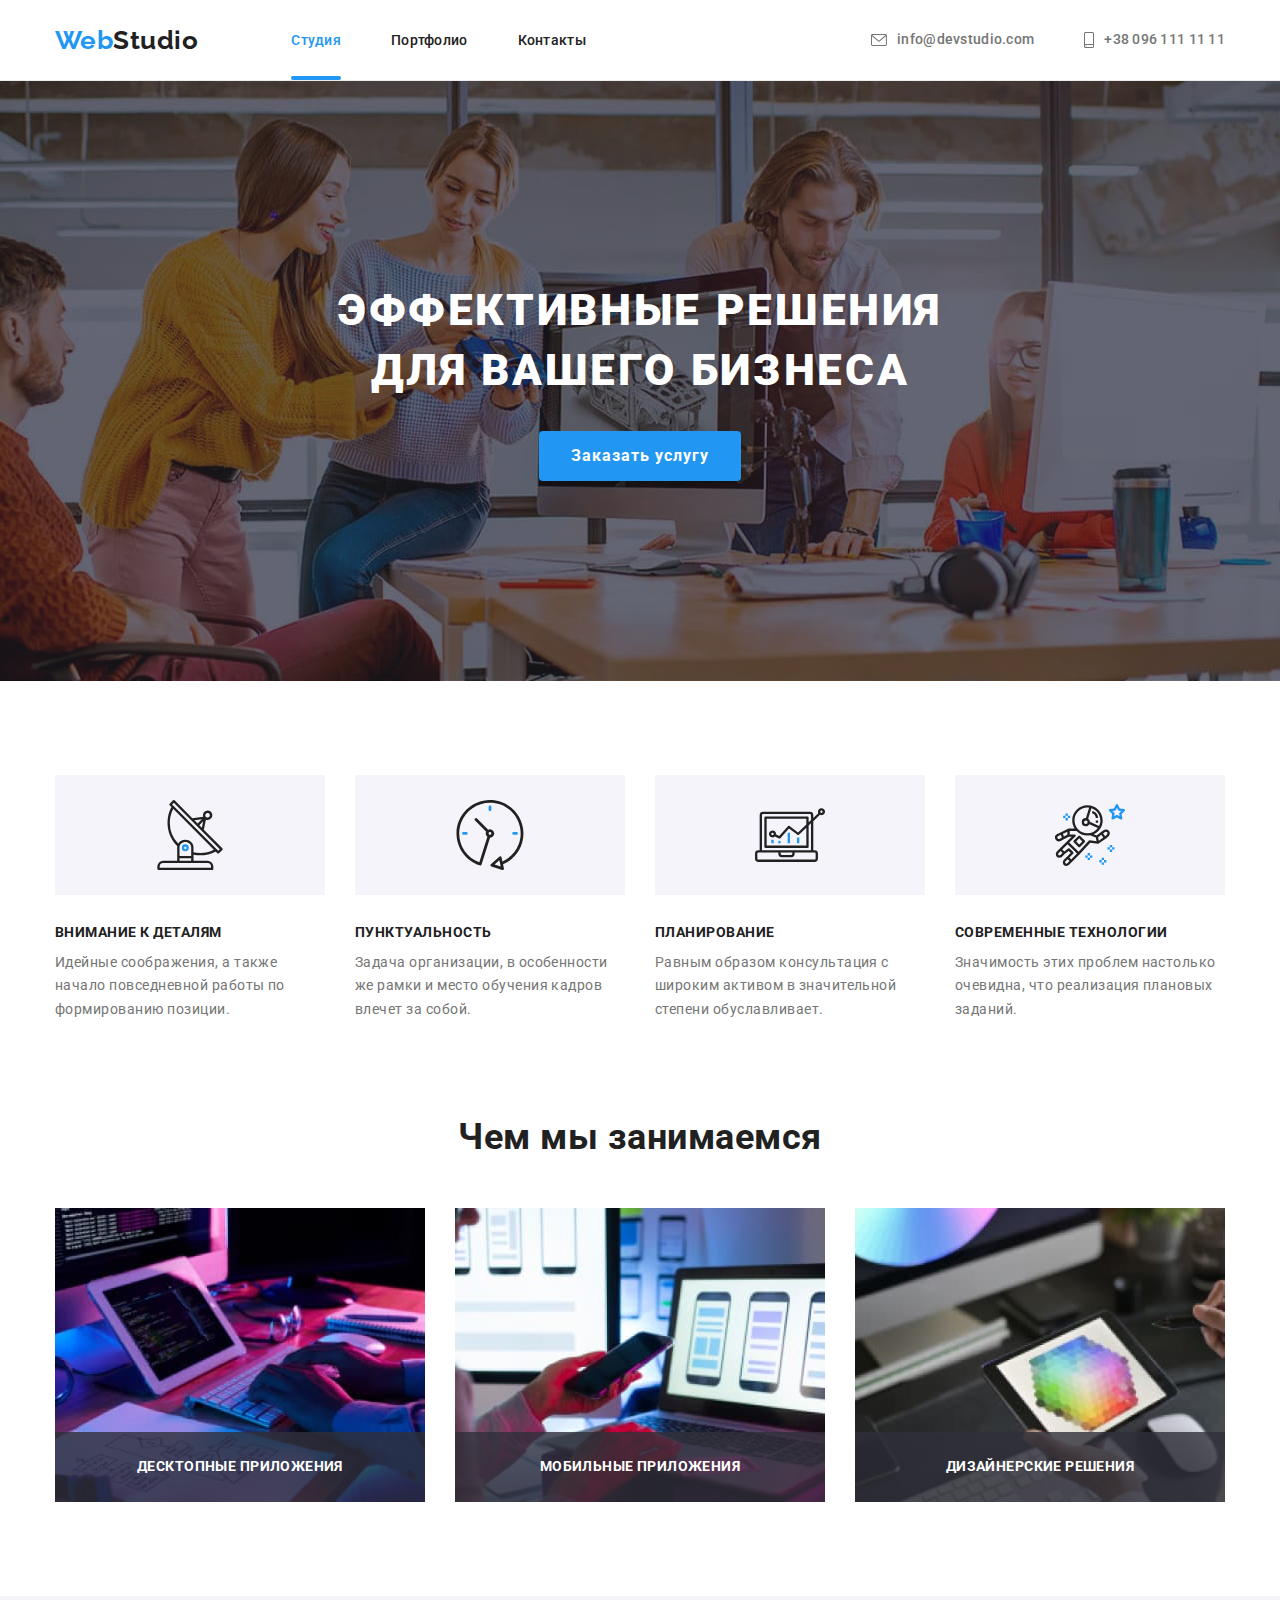
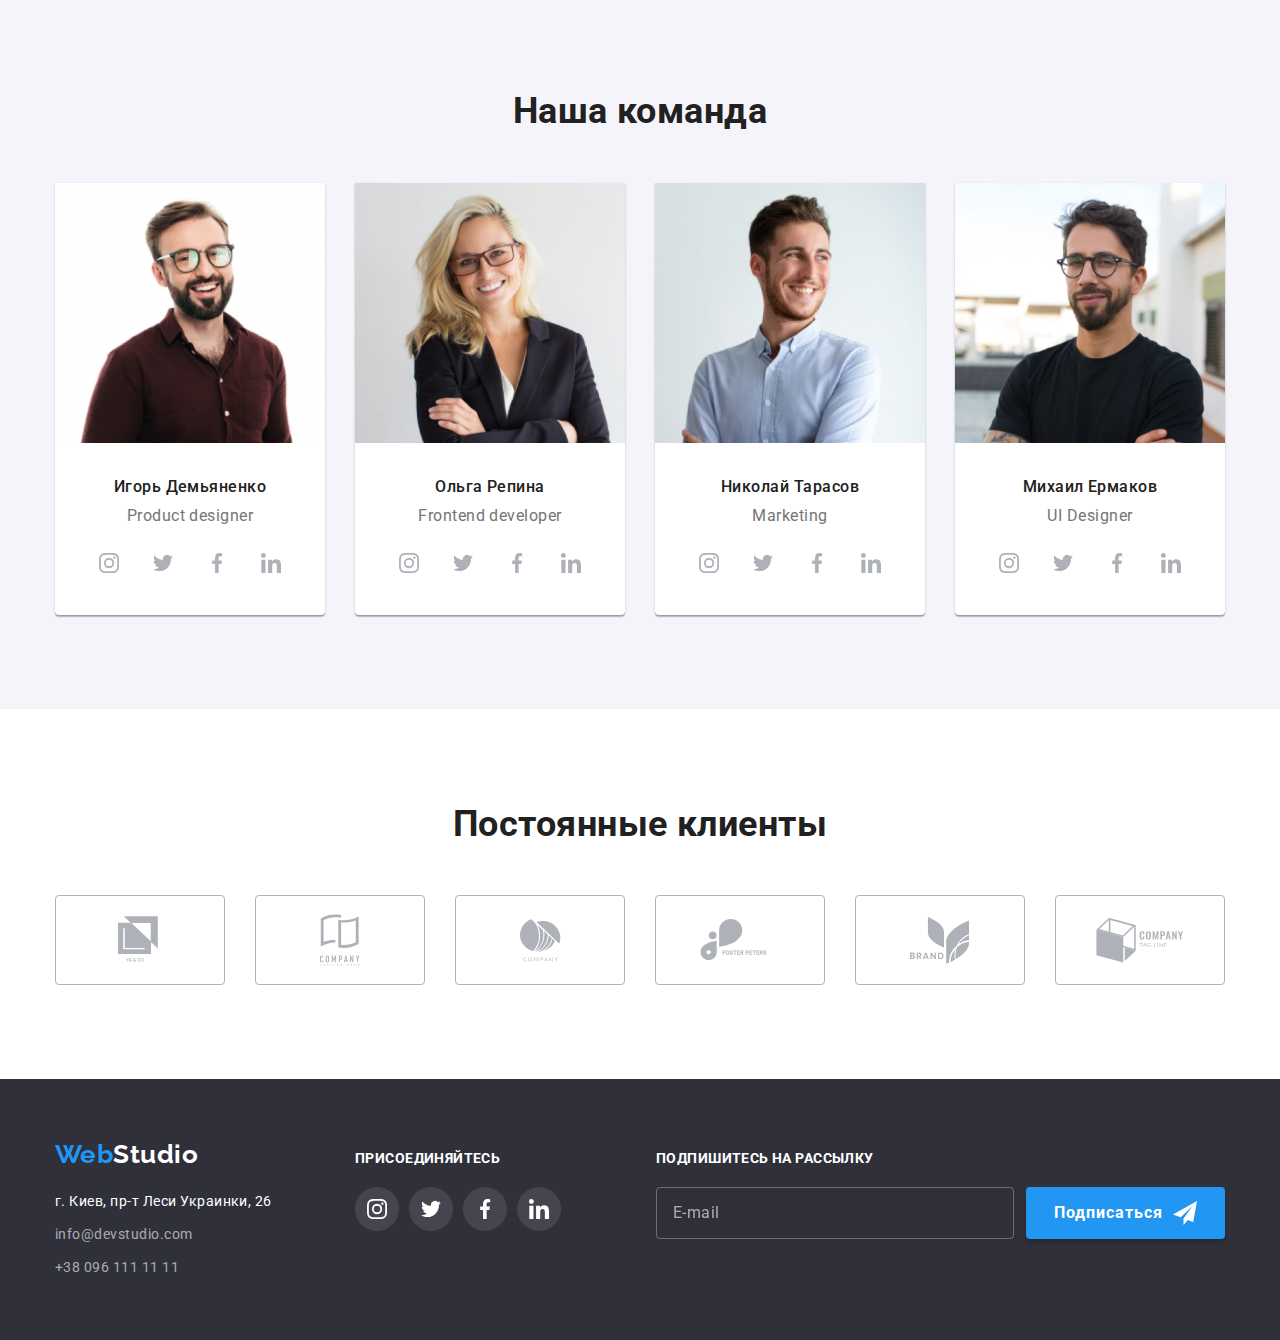
<file: index.html>
<!DOCTYPE html>
<html lang="ru">
  <head>
    <meta charset="UTF-8" />
    <meta name="viewport" content="width=device-width, initial-scale=1.0" />
    <title>Document</title>
    <link href="https://fonts.googleapis.com/css2?family=Raleway:wght@700&family=Roboto:wght@400;500;700;900&display=swap" rel="stylesheet" />
    <link rel="stylesheet" href="https://cdnjs.cloudflare.com/ajax/libs/modern-normalize/1.0.0/modern-normalize.min.css">
    <link rel="stylesheet" href="./css/styles.css" />
  </head>
  <body>
    <!-- Шапка -->
    <header class="page-header">
      <div class="container">
        <nav class="navigation">
          <a href="./index.html" class="logo link" aria-label="логотип" lang="en"><span class="accent">Web</span>Studio</a>
          <ul class="site-nav list">
            <li class="item"><a href="./index.html" class="link hover current">Студия</a></li>
            <li class="item"><a href="./portfolio.html" class="link hover">Портфолио</a></li>
            <li class="item"><a href="" class="link hover">Контакты</a></li>
          </ul>
        </nav>
        <ul class="contacts list">
          <li class="item"><a href="mailto:info@devstudio.com" class="link hover"><svg class="contacts-icon" width="16px" height="12px">
            <use href="./images/studio/symbol-defs.svg#mail"></use>
          </svg>info@devstudio.com</a></li>
          <li class="item"><a href="tel:+380961111111" class="link hover"><svg class="contacts-icon" width="10px" height="16px">
            <use href="./images/studio/symbol-defs.svg#tel"></use>
          </svg>+38 096 111 11 11</a></li>
        </ul>
      </div>
    </header>
    <main>
      <!-- Герой -->
      <section class="hero">
          <div class="hero-container">
            <h1 class="hero-title">Эффективные решения для вашего бизнеса</h1>
            <button class="hero-button" data-modal-open>Заказать услугу</button>
          </div>
             </section>
      <!-- Преимущества -->
      <section class="section">
        <div class="container advantages"> 
          <ul class="list">
            <li class="advantages-item">
              <div class="advantages-icon-container"><svg class="advantages-icon" width="70px" height="70px">
                <use href="./images/studio/symbol-defs.svg#antenna"></use>
              </svg></div>
              <h3 class="advantages-title">Внимание к деталям</h3>
              <p class="advantages-text">Идейные соображения, а также начало повседневной работы по формированию позиции.</p>
            </li>
            <li class="advantages-item">
              <div class="advantages-icon-container"><svg class="advantages-icon" width="70px" height="70px">
                  <use href="./images/studio/symbol-defs.svg#clock"></use>
                </svg></div>
              <h3 class="advantages-title">Пунктуальность</h3>
              <p class="advantages-text">Задача организации, в особенности же рамки и место обучения кадров влечет за собой.</p>
            </li>
            <li class="advantages-item">
              <div class="advantages-icon-container"><svg class="advantages-icon" width="70px" height="70px">
                  <use href="./images/studio/symbol-defs.svg#diagram"></use>
                </svg></div>
              <h3 class="advantages-title">Планирование</h3>
              <p class="advantages-text">Равным образом консультация с широким активом в значительной степени обуславливает.</p>
            </li>
            <li class="advantages-item">
              <div class="advantages-icon-container"><svg class="advantages-icon" width="70px" height="70px">
                  <use href="./images/studio/symbol-defs.svg#astronaut"></use>
                </svg></div>
              <h3 class="advantages-title">Современные технологии</h3>
              <p class="advantages-text">Значимость этих проблем настолько очевидна, что реализация плановых заданий.</p>
            </li>
          </ul>
        </div>
      </section>
      <!-- Чем мы занимаемся -->
      <section class="section occupation">
        <div class="container">
          <h2 class="section-header">Чем мы занимаемся</h2>
          <ul class="list">
            <li class="occupation-item">
              <a href="" class="link"><img src="./images/studio/advantages-1.jpg" alt="Человек работает за компьютером" width="370" height="294" class="occupation-picture"/>
              <div class="occupation-item-caption"><p class="occupation-item-caption-text">Десктопные приложения</p></div>
              </a>
            </li>
            <li class="occupation-item">
              <a href="" class="link"><img src="./images/studio/advantages-2.jpg" alt="Человек с телефоном в руках" width="370" height="294" class="occupation-picture"/>
              <div class="occupation-item-caption">
                <p class="occupation-item-caption-text">Мобильные приложения</p>
              </div>
              </a>
            </li>
            <li class="occupation-item">
              <a href="" class="link"><img src="./images/studio/advantages-3.jpg" alt="Планшет с изображением палитры" width="370" height="294" class="occupation-picture"/>
              <div class="occupation-item-caption">
                <p class="occupation-item-caption-text">Дизайнерские решения</p>
              </div>
              </a>
            </li>
          </ul>
        </div>
      </section>
      <!-- Команда -->
      <section class="section team">
        <div class="container">
          <h2 class="section-header">Наша команда</h2>
            <ul class="list">
              <li class="team-item">
                <img src="./images/studio/igor-demyanenko.jpg" alt="Фото Игоря Демьяненко" width="270" height="260" class="team-photo"/>
                <h3 class="team-title">Игорь Демьяненко</h3>
                <p class="team-text" lang="en">Product designer</p>
                <ul class="team-social-links list">
                  <li class="team-social-links-item"><a class="team-social-links-link hover" href=""><svg class="team-social-links-icon" width="20px" height="20px">
                    <use href="./images/studio/symbol-defs.svg#instagram"></use>
                  </svg></a></li>
                  <li class="team-social-links-item"><a class="team-social-links-link hover" href=""><svg class="team-social-links-icon"
                        width="20px" height="20px">
                        <use href="./images/studio/symbol-defs.svg#twitter"></use>
                      </svg></a></li>
                  <li class="team-social-links-item"><a class="team-social-links-link hover" href=""><svg class="team-social-links-icon"
                        width="20px" height="20px">
                        <use href="./images/studio/symbol-defs.svg#fb"></use>
                      </svg></a></li>
                  <li class="team-social-links-item"><a class="team-social-links-link hover" href=""><svg class="team-social-links-icon"
                        width="20px" height="20px">
                        <use href="./images/studio/symbol-defs.svg#linkedin"></use>
                      </svg></a></li>
                </ul>
              </li>
              <li class="team-item">
                <img src="./images/studio/olga-repina.jpg" alt="Фото Ольги Репиной" width="270" height="260" class="team-photo"/>
                <h3 class="team-title">Ольга Репина</h3>
                <p class="team-text" lang="en">Frontend developer</p>
                <ul class="team-social-links list">
                  <li class="team-social-links-item"><a class="team-social-links-link hover" href=""><svg class="team-social-links-icon"
                        width="20px" height="20px">
                        <use href="./images/studio/symbol-defs.svg#instagram"></use>
                      </svg></a></li>
                  <li class="team-social-links-item"><a class="team-social-links-link hover" href=""><svg class="team-social-links-icon"
                        width="20px" height="20px">
                        <use href="./images/studio/symbol-defs.svg#twitter"></use>
                      </svg></a></li>
                  <li class="team-social-links-item"><a class="team-social-links-link hover" href=""><svg class="team-social-links-icon"
                        width="20px" height="20px">
                        <use href="./images/studio/symbol-defs.svg#fb"></use>
                      </svg></a></li>
                  <li class="team-social-links-item"><a class="team-social-links-link hover" href=""><svg class="team-social-links-icon"
                        width="20px" height="20px">
                        <use href="./images/studio/symbol-defs.svg#linkedin"></use>
                      </svg></a></li>
                </ul>
              </li>
              <li class="team-item">
                <img src="./images/studio/nikolay-tarasov.jpg" alt="Фото Николая Тарасова" width="270" height="260" class="team-photo"/>
                <h3 class="team-title">Николай Тарасов</h3>
                <p class="team-text" lang="en">Marketing</p>
                <ul class="team-social-links list">
                  <li class="team-social-links-item"><a class="team-social-links-link hover" href=""><svg class="team-social-links-icon"
                        width="20px" height="20px">
                        <use href="./images/studio/symbol-defs.svg#instagram"></use>
                      </svg></a></li>
                  <li class="team-social-links-item"><a class="team-social-links-link hover" href=""><svg class="team-social-links-icon"
                        width="20px" height="20px">
                        <use href="./images/studio/symbol-defs.svg#twitter"></use>
                      </svg></a></li>
                  <li class="team-social-links-item"><a class="team-social-links-link hover" href=""><svg class="team-social-links-icon"
                        width="20px" height="20px">
                        <use href="./images/studio/symbol-defs.svg#fb"></use>
                      </svg></a></li>
                  <li class="team-social-links-item"><a class="team-social-links-link hover" href=""><svg class="team-social-links-icon"
                        width="20px" height="20px">
                        <use href="./images/studio/symbol-defs.svg#linkedin"></use>
                      </svg></a></li>
                </ul>
              </li>
              <li class="team-item">
                <img src="./images/studio/mikhail-yermakov.jpg" alt="Фото Михаила Ермакова" width="270" height="260" class="team-photo"/>
                <h3 class="team-title">Михаил Ермаков</h3>
                <p class="team-text" lang="en">UI Designer</p>
                <ul class="team-social-links list">
                  <li class="team-social-links-item"><a class="team-social-links-link hover" href=""><svg class="team-social-links-icon"
                        width="20px" height="20px">
                        <use href="./images/studio/symbol-defs.svg#instagram"></use>
                      </svg></a></li>
                  <li class="team-social-links-item"><a class="team-social-links-link hover" href=""><svg class="team-social-links-icon"
                        width="20px" height="20px">
                        <use href="./images/studio/symbol-defs.svg#twitter"></use>
                      </svg></a></li>
                  <li class="team-social-links-item"><a class="team-social-links-link hover" href=""><svg class="team-social-links-icon"
                        width="20px" height="20px">
                        <use href="./images/studio/symbol-defs.svg#fb"></use>
                      </svg></a></li>
                  <li class="team-social-links-item"><a class="team-social-links-link hover" href=""><svg class="team-social-links-icon"
                        width="20px" height="20px">
                        <use href="./images/studio/symbol-defs.svg#linkedin"></use>
                      </svg></a></li>
                </ul>
              </li>
            </ul>
        </div>
      </section>
      <!-- Постоянные клиенты -->
      <section class="section"><div class="container">
        <h2 class="section-header">Постоянные клиенты</h2>
        <ul class="list client-list">
          <li class="client-item"><a class="client-link hover" href=""><svg class="client-icon" width="44px" height="49px">
            <use href="./images/studio/symbol-defs.svg#client-1"></use>
          </svg></a></li>
          <li class="client-item"><a class="client-link hover" href=""><svg class="client-icon" width="40px" height="52px">
              <use href="./images/studio/symbol-defs.svg#client-2"></use>
            </svg></a></li>
          <li class="client-item"><a class="client-link hover" href=""><svg class="client-icon" width="41px" height="43px">
              <use href="./images/studio/symbol-defs.svg#client-3"></use>
            </svg></a></li>
          <li class="client-item"><a class="client-link hover" href=""><svg class="client-icon" width="80px" height="42px">
              <use href="./images/studio/symbol-defs.svg#client-4"></use>
            </svg></a></li>
          <li class="client-item"><a class="client-link hover" href=""><svg class="client-icon" width="59px" height="47px">
              <use href="./images/studio/symbol-defs.svg#client-5"></use>
            </svg></a></li>
          <li class="client-item"><a class="client-link hover" href=""><svg class="client-icon" width="88px" height="45px">
              <use href="./images/studio/symbol-defs.svg#client-6"></use>
            </svg></a></li>
        </ul>
      </div>
      </section>
    </main>
    <!-- Подвал -->
    <footer class="footer">
      <div class="container">
        <div class="footer-address">
        <a href="./index.html" class="logo link" aria-label="логотип" lang="en"><span class="accent">Web</span>Studio</a>
        <address class="address">
          <span class="address-text">г. Киев, пр-т Леси Украинки, 26</span>
          <ul class="list">
            <li class="address-item"><a href="mailto:info@devstudio.com" class="link hover">info@devstudio.com</a></li>
            <li class="address-item"><a href="tel:+380961111111" class="link hover">+38 096 111 11 11</a></li>
          </ul>
        </address>
        </div>
        <div class="footer-social">
          <b class="footer-call-to-action">присоединяйтесь</b>
          <ul class="footer-social-links list">
            <li class="footer-social-links-item"><a class="footer-social-links-link hover" href=""><svg class="footer-social-links-icon" width="20px" height="20px">
              <use href="./images/studio/symbol-defs.svg#instagram"></use>
            </svg></a></li>
            <li class="footer-social-links-item"><a class="footer-social-links-link hover" href=""><svg class=" footer-social-links-icon"
                width="20px" height="20px">
                <use href="./images/studio/symbol-defs.svg#twitter"></use>
                </svg>
              </a></li>
            <li class="footer-social-links-item"><a class="footer-social-links-link hover" href=""><svg class=" footer-social-links-icon"
                  width="20px" height="20px">
                  <use href="./images/studio/symbol-defs.svg#fb"></use>
                  </svg>
              </a></li>
            <li class="footer-social-links-item"><a class="footer-social-links-link hover" href=""><svg class=" footer-social-links-icon"
                    width="20px" height="20px">
                    <use href="./images/studio/symbol-defs.svg#linkedin"></use>
                    </svg>
              </a></li>
          </ul>
        </div>
        <div class="footer-subscribe-form">
          <b class="footer-call-to-action">Подпишитесь на рассылку</b>
          <form action="" class="js-speaker-form">
            <div class="form-group-footer">
              <label for="subscribe-form-email"></label>
              <input type="email" name="subscribe-email" id="subscribe-form-email" class="footer-subscribe-email" placeholder="E-mail">
              <button type="submit" class="footer-subscribe-button hover">Подписаться<svg class="footer-subscribe-icon" width="24px"
                  height="24px">
                  <use href="./images/studio/symbol-defs.svg#subscribe"></use>
                </svg></button>
            </div>
          </form>
        </div>
      </div>
    </footer>
    <!-- Модальное окно -->
    <div class="backdrop is-hidden" data-modal>
      <div class="modal"><button class="close-modal hover" data-modal-close><svg class="close-icon" width="11px" height="11px">
        <use href="./images/studio/symbol-defs.svg#close"></use>
      </svg></button>
    <b class="modal-call-to-action">Оставьте свои данные, мы вам перезвоним</b>
    <form action="" class="modal-form modal-js-speaker-form">
      <div class="form-group">
        <label for="modal-name" class="modal-label">Имя</label>
        <div class="modal-icon-container"><svg class="modal-icon" width="18px" height="18px">
          <use href="./images/studio/symbol-defs.svg#form-name"></use>
        </svg></div>
        <input type="text" name="name" id="modal-name" class="modal-input">
      </div>
      <div class="form-group">
          <label for="modal-tel" class="modal-label">Телефон</label>
          <div class="modal-icon-container"><svg class="modal-icon" width="18px" height="18px">
            <use href="./images/studio/symbol-defs.svg#form-tel"></use>
          </svg></div>
          <input type="tel" name="tel" id="modal-tel" class="modal-input">
       </div>
      <div class="form-group">
        <label for="modal-email" class="modal-label">Почта</label>
        <div class="modal-icon-container"><svg class="modal-icon" width="18px" height="18px">
            <use href="./images/studio/symbol-defs.svg#form-mail"></use>
          </svg></div>
        <input type="text" name="email" id="modal-email" class="modal-input">
      </div>
      <div class="form-group-comment">
        <label for="modal-comment" class="modal-label">Комментарий</label>
        <textarea class="modal-comment" name="comment" id="modal-comment" cols="" rows="" placeholder="Введите текст"></textarea>
      </div>
      <div class="checkbox-group">
          <label for="modal-agree" class="modal-label-agree">
            <input type="checkbox" class="modal-checkbox-hidden" name="agree" id="modal-agree" value="agree"><span class="modal-checkbox"></span>Соглашаюсь с рассылкой и принимаю <a class="modal-link" href="">Условия договора</a></label>
      </div>
      <button type="submit" class="modal-submit hover">Отправить</button>
    </form>
    </div>
    </div>
    <!-- Скрипты -->
    <script src="./js/modal.js"></script>
    <script src="./js/submit.js"></script>
  </body>
</html>
</file>
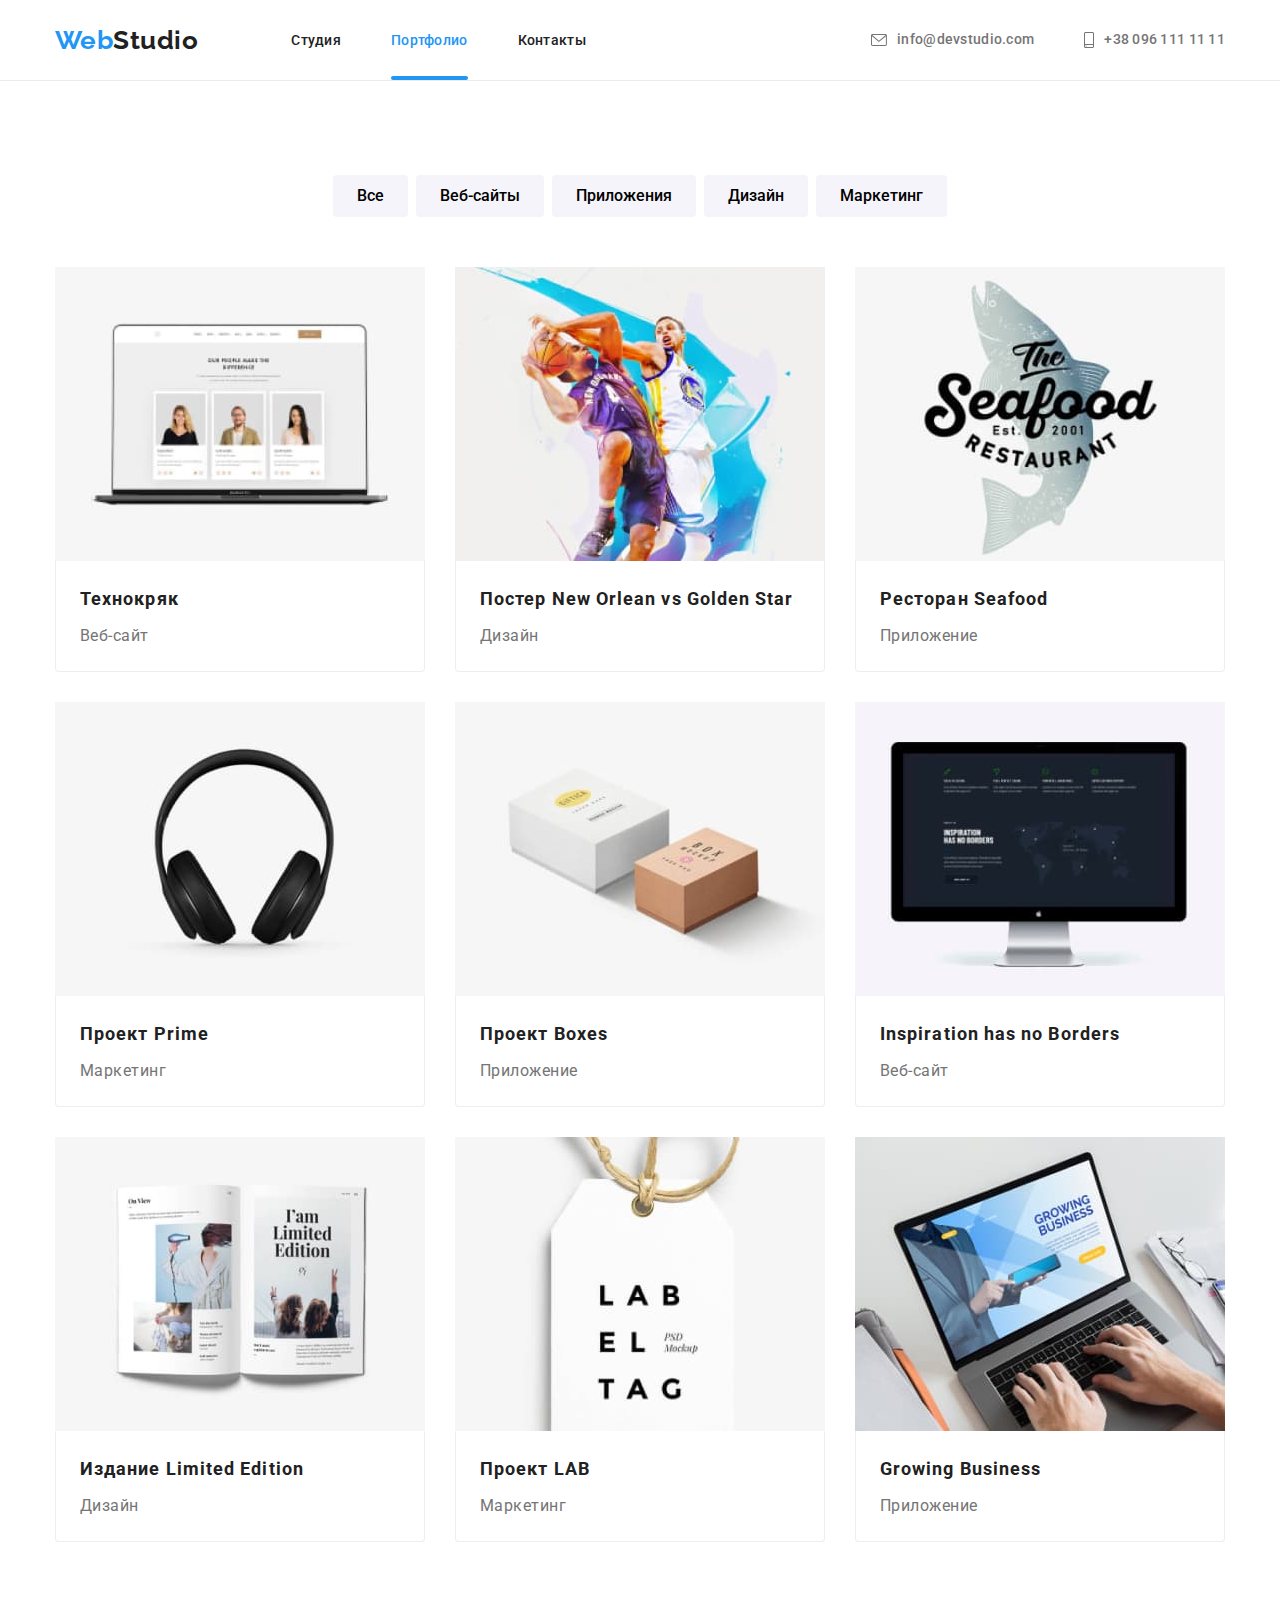
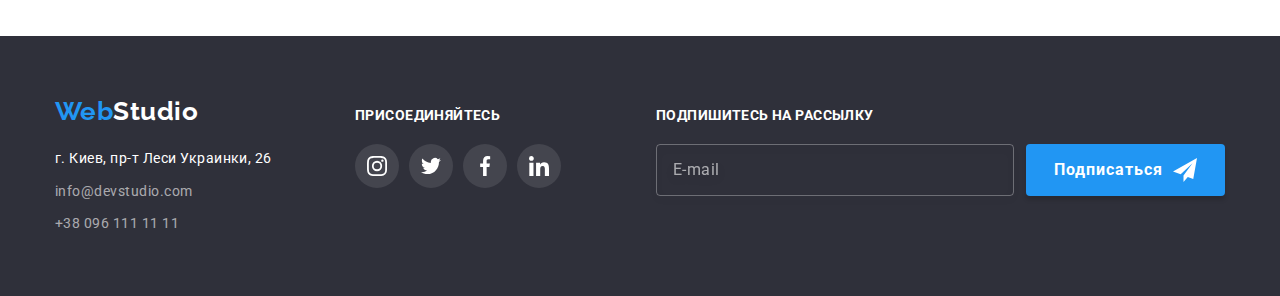
<file: portfolio.html>
<!DOCTYPE html>
<html lang="ru">
  <head>
    <meta charset="UTF-8" />
    <meta name="viewport" content="width=device-width, initial-scale=1.0" />
    <title>Document</title>
    <link href="https://fonts.googleapis.com/css2?family=Raleway:wght@700&family=Roboto:wght@400;500;700;900&display=swap" rel="stylesheet" />
    <link rel="stylesheet" href="https://cdnjs.cloudflare.com/ajax/libs/modern-normalize/1.0.0/modern-normalize.min.css">
    <link rel="stylesheet" href="./css/styles.css" />
  </head>
  <body>
    <!-- Шапка -->
    <header class="page-header">
      <div class="container">
        <nav class="navigation">
          <a href="./index.html" class="logo link" aria-label="логотип" lang="en"><span class="accent">Web</span>Studio</a>
          <ul class="site-nav list">
            <li class="item"><a href="./index.html" class="link hover">Студия</a></li>
            <li class="item"><a href="./portfolio.html" class="link hover current">Портфолио</a></li>
            <li class="item"><a href="" class="link hover">Контакты</a></li>
          </ul>
        </nav>
        <ul class="contacts list">
          <li class="item"><a href="mailto:info@devstudio.com" class="link hover"><svg class="contacts-icon" width="16px"
                height="12px">
                <use href="./images/studio/symbol-defs.svg#mail"></use>
              </svg>info@devstudio.com</a></li>
          <li class="item"><a href="tel:+380961111111" class="link hover"><svg class="contacts-icon" width="10px"
                height="16px">
                <use href="./images/studio/symbol-defs.svg#tel"></use>
              </svg>+38 096 111 11 11</a></li>
        </ul>
      </div>
    </header>
    <main>
      <!-- Портфолио -->
      <section class="section portfolio">
        <div class="container">
          <ul class="list portfolio-buttons">
            <li class="portfolio-button-item"><button type="button" class="portfolio-button hover">Все</button></li>
            <li class="portfolio-button-item"><button type="button" class="portfolio-button hover">Веб-сайты</button></li>
            <li class="portfolio-button-item"><button type="button" class="portfolio-button hover">Приложения</button></li>
            <li class="portfolio-button-item"><button type="button" class="portfolio-button hover">Дизайн</button></li>
            <li class="portfolio-button-item"><button type="button" class="portfolio-button hover">Маркетинг</button></li>
          </ul>
          <ul class="portfolio-list list">
            <li class="portfolio-item hover">
              <a href="" class="link"
                ><div class="portfolio-image-wrapper"><img src="./images/portfolio/technocryack.jpg" alt="Сайт на экране ноутбука" width="370" height="294" class="portfolio-image"/>
                  <div class="portfolio-image-caption"><p class="portfolio-image-caption-text">Технокряк это современная площадка распространения коронавируса. Компании используют эту платформу для цифрового
                шпионажа и атак на защищённые сервера конкурентов.</p></div></div>
                <div class="portfolio-content"><h2 class="portfolio-title">Технокряк</h2>
                <p class="portfolio-text">Веб-сайт</p></div></a
              >
            </li>
            <li class="portfolio-item hover">
              <a href="" class="link"
                ><div class="portfolio-image-wrapper"><img src="./images/portfolio/new-orlean-vs-golden-star.jpg" alt="Два баскетболиста" width="370" height="294" class="portfolio-image"/>
                  <div class="portfolio-image-caption">
                    <p class="portfolio-image-caption-text">Технокряк это современная площадка распространения коронавируса. Компании
                      используют эту платформу для цифрового
                      шпионажа и атак на защищённые сервера конкурентов.</p>
                  </div>
                  </div>
                <div class="portfolio-content"><h2 class="portfolio-title">Постер <span lang="en">New Orlean vs Golden Star</span></h2>
                <p class="portfolio-text">Дизайн</p></div></a
              >
            </li>
            <li class="portfolio-item hover">
              <a href="" class="link"
                ><div class="portfolio-image-wrapper"><img src="./images/portfolio/seafood-restaurant.jpg" alt="Логотип ресторана Seafood" width="370" height="294" class="portfolio-image"/>
                <div class="portfolio-image-caption">
                  <p class="portfolio-image-caption-text">Технокряк это современная площадка распространения коронавируса. Компании
                    используют эту платформу для цифрового
                    шпионажа и атак на защищённые сервера конкурентов.</p>
                </div>
                </div>
                <div class="portfolio-content"><h2 class="portfolio-title">Ресторан <span lang="en">Seafood</span></h2>
                <p class="portfolio-text">Приложение</p></div></a
              >
            </li>
            <li class="portfolio-item hover">
              <a href="" class="link"
                ><div class="portfolio-image-wrapper"><img src="./images/portfolio/project-prime.jpg" alt="Наушники" width="370" height="294" class="portfolio-image"/>
                <div class="portfolio-image-caption">
                  <p class="portfolio-image-caption-text">Технокряк это современная площадка распространения коронавируса. Компании
                    используют эту платформу для цифрового
                    шпионажа и атак на защищённые сервера конкурентов.</p>
                </div>
                </div>
                <div class="portfolio-content"><h2 class="portfolio-title">Проект <span lang="en">Prime</span></h2>
                <p class="portfolio-text">Маркетинг</p></div></a
              >
            </li>
            <li class="portfolio-item hover">
              <a href="" class="link"
                ><div class="portfolio-image-wrapper"><img src="./images/portfolio/project-boxes.jpg" alt="Две коробки" width="370" height="294" class="portfolio-image"/>
                <div class="portfolio-image-caption">
                  <p class="portfolio-image-caption-text">Технокряк это современная площадка распространения коронавируса. Компании
                    используют эту платформу для цифрового
                    шпионажа и атак на защищённые сервера конкурентов.</p>
                </div>
                </div>
                <div class="portfolio-content"><h2 class="portfolio-title">Проект <span lang="en">Boxes</span></h2>
                <p class="portfolio-text">Приложение</p></div></a
              >
            </li>
            <li class="portfolio-item hover">
              <a href="" class="link"
                ><div class="portfolio-image-wrapper"><img src="./images/portfolio/inspiration-has-no-borders.jpg" alt="Сайт на экране компьютера" width="370" height="294" class="portfolio-image"/>
                <div class="portfolio-image-caption">
                  <p class="portfolio-image-caption-text">Технокряк это современная площадка распространения коронавируса. Компании
                    используют эту платформу для цифрового
                    шпионажа и атак на защищённые сервера конкурентов.</p>
                </div>
                </div>
                <div class="portfolio-content"><h2 class="portfolio-title" lang="en">Inspiration has no Borders</h2>
                <p class="portfolio-text">Веб-сайт</p></div></a
              >
            </li>
            <li class="portfolio-item hover">
              <a href="" class="link"
                ><div class="portfolio-image-wrapper"><img src="./images/portfolio/limited-edition.jpg" alt="Разворот журнала" width="370" height="294" class="portfolio-image"/>
                <div class="portfolio-image-caption">
                  <p class="portfolio-image-caption-text">Технокряк это современная площадка распространения коронавируса. Компании
                    используют эту платформу для цифрового
                    шпионажа и атак на защищённые сервера конкурентов.</p>
                </div>
                </div>
                <div class="portfolio-content"><h2 class="portfolio-title" lang="en">Издание <span>Limited Edition</span></h2>
                <p class="portfolio-text">Дизайн</p></div></a
              >
            </li>
            <li class="portfolio-item hover">
              <a href="" class="link"
                ><div class="portfolio-image-wrapper"><img src="./images/portfolio/project-lab.jpg" alt="Бирка" width="370" height="294" class="portfolio-image"/>
                <div class="portfolio-image-caption">
                  <p class="portfolio-image-caption-text">Технокряк это современная площадка распространения коронавируса. Компании
                    используют эту платформу для цифрового
                    шпионажа и атак на защищённые сервера конкурентов.</p>
                </div>
                </div>
                <div class="portfolio-content"><h2 class="portfolio-title" lang="en">Проект <span>LAB</span></h2>
                <p class="portfolio-text">Маркетинг</p></div></a
              >
            </li>
            <li class="portfolio-item hover">
              <a href="" class="link"
                ><div class="portfolio-image-wrapper"><img src="./images/portfolio/growing-business.jpg" alt="Сайт на экране ноутбука" width="370" height="294" class="portfolio-image"/>
                <div class="portfolio-image-caption">
                  <p class="portfolio-image-caption-text">Технокряк это современная площадка распространения коронавируса. Компании
                    используют эту платформу для цифрового
                    шпионажа и атак на защищённые сервера конкурентов.</p>
                </div>
                </div>
                <div class="portfolio-content"><h2 class="portfolio-title" lang="en">Growing Business</h2>
                <p class="portfolio-text">Приложение</p></div></a
              >
            </li>
          </ul>
        </div>
      </section>
    </main>
    <!-- Подвал -->
    <footer class="footer">
      <div class="container">
        <div class="footer-address">
          <a href="./index.html" class="logo link" aria-label="логотип" lang="en"><span class="accent">Web</span>Studio</a>
          <address class="address">
            <span class="address-text">г. Киев, пр-т Леси Украинки, 26</span>
            <ul class="list">
              <li class="address-item"><a href="mailto:info@devstudio.com" class="link hover">info@devstudio.com</a></li>
              <li class="address-item"><a href="tel:+380961111111" class="link hover">+38 096 111 11 11</a></li>
            </ul>
          </address>
        </div>
        <div class="footer-social">
          <b class="footer-call-to-action">присоединяйтесь</b>
          <ul class="footer-social-links list">
            <li class="footer-social-links-item"><a class="footer-social-links-link hover" href=""><svg
                  class="footer-social-links-icon" width="20px" height="20px">
                  <use href="./images/studio/symbol-defs.svg#instagram"></use>
                </svg></a></li>
            <li class="footer-social-links-item"><a class="footer-social-links-link hover" href=""><svg
                  class=" footer-social-links-icon" width="20px" height="20px">
                  <use href="./images/studio/symbol-defs.svg#twitter"></use>
                </svg>
              </a></li>
            <li class="footer-social-links-item"><a class="footer-social-links-link hover" href=""><svg
                  class=" footer-social-links-icon" width="20px" height="20px">
                  <use href="./images/studio/symbol-defs.svg#fb"></use>
                </svg>
              </a></li>
            <li class="footer-social-links-item"><a class="footer-social-links-link hover" href=""><svg
                  class=" footer-social-links-icon" width="20px" height="20px">
                  <use href="./images/studio/symbol-defs.svg#linkedin"></use>
                </svg>
              </a></li>
          </ul>
        </div>
        <div class="footer-subscribe-form">
          <b class="footer-call-to-action">Подпишитесь на рассылку</b>
          <form action="" class="js-speaker-form">
            <div class="form-group-footer">
              <label for="subscribe-form-email"></label>
              <input type="email" name="subscribe-email" id="subscribe-form-email" class="footer-subscribe-email"
                placeholder="E-mail">
              <button type="submit" class="footer-subscribe-button hover">Подписаться<svg class="footer-subscribe-icon"
                  width="24px" height="24px">
                  <use href="./images/studio/symbol-defs.svg#subscribe"></use>
                </svg></button>
            </div>
          </form>
        </div>
      </div>
    </footer>
    <script src="./js/submit.js"></script>
  </body>
</html>
</file>
<file: css/styles.css>
/* основной цвет фона #FFFFFF */
/* вторичный цвет фона #F5F4FA */
/* темный цвет фона #2F303A */
/* основной цвет текста #212121 */
/* вторичный цвет текста #757575 */
/* цвет текста футера  rgba(255, 255, 255, 0,6);
 */
/* цвет акцента #2196F3 */
/* цвет бордера #ECECEC */
/* цвет рамки #EEEEEE */
*,
::before,
::after {
  margin: 0;
  padding: 0;
}
:root {
  --primary-bg-color: #ffffff;
  --secondary-bg-color: #f5f4fa;
  --dark-bg-color: #2f303a;
  --primary-text-color: #212121;
  --secondary-text-color: #757575;
  --footer-text-color: rgba(255, 255, 255, 0.6);
  --accent-color: #2196f3;
  --border-color: #ececec;
  --frame-color: #eeeeee;
}

body {
  background-color: var(--primary-bg-color);
  color: var(--primary-text-color);
  font-family: Roboto, sans-serif;
  letter-spacing: 0.03em;
}

/* Шапка */
.container {
  width: 1200px;
  padding-left: 15px;
  padding-right: 15px;
  margin-left: auto;
  margin-right: auto;
  /* outline: 1px solid navy; */
}
.page-header {
  border-bottom: 1px solid var(--border-color);
}

.page-header .container {
  display: flex;
  justify-content: space-between;
}
.navigation {
  display: flex;
  align-items: center;
}
.logo {
  margin-right: 93px;
  color: var(--primary-text-color);
  font-family: Raleway, sans-serif;
  font-weight: 700;
  font-size: 26px;
  line-height: 1.19;
}
.accent {
  color: var(--accent-color);
}
.list {
  list-style: none;
  margin: 0;
  padding: 0;
}
.link {
  text-decoration: none;
}
.hover {
  transition-property: color, background-color, box-shadow;
  transition-duration: 250ms;
  transition-timing-function: cubic-bezier(0.4, 0, 0.2, 1);
}
.site-nav {
  display: flex;
}
.site-nav .item:not(:last-child) {
  margin-right: 50px;
}
.site-nav .link {
  /* display: block; */
  position: relative;
  padding-top: 32px;
  padding-bottom: 32px;

  color: var(--primary-text-color);
  font-weight: 500;
  font-size: 14px;
  line-height: 1.14;
  letter-spacing: 0.02em;
}

.site-nav .link:hover,
.site-nav .link:focus {
  color: var(--accent-color);
}

.site-nav .link.current {
  color: var(--accent-color);
}
.site-nav .link.current::after {
  content: '';
  position: absolute;
  bottom: 0;
  display: block;
  width: 100%;
  height: 4px;
  background: var(--accent-color);
  border-radius: 2px;
}
.contacts {
  display: flex;
}

.contacts-icon {
  display: block;
  fill: currentColor;
  margin-right: 10px;
}
.contacts .item:not(:last-child) {
  margin-right: 50px;
}
.contacts .link {
  display: flex;
  align-items: center;
  padding-top: 32px;
  padding-bottom: 32px;

  color: var(--secondary-text-color);
  font-weight: 500;
  font-size: 14px;
  line-height: 1.14;
  letter-spacing: 0.02em;
}
.contacts .link:hover,
.contacts .link:focus {
  color: var(--accent-color);
  fill: currentColor;
}
/* Герой */
.hero {
  display: block;
  margin: 0 auto;
  padding-top: 200px;
  padding-bottom: 200px;
  max-width: 1600px;
  background-image: linear-gradient(rgba(47, 48, 58, 0.4), rgba(47, 48, 58, 0.4)), url(../images/studio/hero.jpg);
  background-size: cover;
  background-position: center;
  background-repeat: no-repeat;
  background-color: var(--dark-bg-color);
  text-align: center;
}
.hero-container {
  max-width: 696px;
  padding-left: 15px;
  padding-right: 15px;
  margin-left: auto;
  margin-right: auto;
  /* outline: 1px solid navy; */
}
.hero-title {
  margin-top: 0;
  margin-bottom: 30px;

  color: var(--primary-bg-color);
  font-weight: 900;
  font-size: 44px;
  line-height: 1.36;

  letter-spacing: 0.06em;
  text-transform: uppercase;
}
.hero-button {
  border-radius: 4px;
  padding: 10px 32px;
  display: inline-block;
  min-width: 200px;

  background-color: var(--accent-color);
  color: var(--primary-bg-color);
  border: 0;
  box-shadow: 0px 4px 4px rgba(0, 0, 0, 0.15);
  font-weight: 700;
  font-size: 16px;
  line-height: 1.87;
  text-align: center;
  letter-spacing: 0.06em;
}
/* Секции */
.section {
  padding: 94px 0;
}

.section-header {
  margin-top: 0;
  margin-bottom: 50px;

  font-weight: 700;
  font-size: 36px;
  line-height: 1.17;
  text-align: center;
}

/* Преимущества */
.advantages .list {
  display: flex;
}
.advantages-item {
  width: calc((100% - 90px) / 4);
}
.advantages-icon-container {
  display: flex;
  height: 120px;
  background-color: var(--secondary-bg-color);
  margin-bottom: 30px;
  justify-content: center;
  align-items: center;
}

.advantages-item:not(:last-child) {
  margin-right: 30px;
}
.advantages-title {
  margin-top: 0;
  margin-bottom: 10px;

  font-weight: 700;
  font-size: 14px;
  line-height: 1.14;
  text-transform: uppercase;
}
.advantages-text {
  margin-top: 0;
  margin-bottom: 0;

  color: var(--secondary-text-color);

  font-weight: 400;
  font-size: 14px;
  line-height: 1.71;
}
/* Чем мы занимаемся */
.section.occupation {
  padding-top: 0;
}
.occupation .list {
  display: flex;
}
.occupation-item {
  width: calc((100% - 60px) / 3);
  position: relative;
}
.occupation-item:not(:last-child) {
  margin-right: 30px;
}
.occupation .link {
  display: block;
}
.occupation-picture {
  display: block;
}
.occupation-item-caption {
  display: flex;
  justify-content: center;
  align-items: center;
  width: 100%;
  position: absolute;
  bottom: 0;
  padding-top: 27px;
  padding-bottom: 27px;
  background-color: rgba(47, 48, 58, 0.8);
}
.occupation-item-caption-text {
  font-weight: 700;
  font-size: 14px;
  line-height: 1.14;
  text-align: center;
  letter-spacing: 0.03em;
  text-transform: uppercase;
  color: var(--primary-bg-color);
}
/* Команда */
.team {
  background-color: var(--secondary-bg-color);
}
.team .list {
  display: flex;
}
.team-item {
  padding-bottom: 30px;
  width: calc((100% - 90px) / 4);
  border-radius: 0px 0px 4px 4px;
  box-shadow: 0px 1px 3px rgba(0, 0, 0, 0.12), 0px 1px 1px rgba(0, 0, 0, 0.14), 0px 2px 1px rgba(0, 0, 0, 0.2);
  background-color: var(--primary-bg-color);
}
.team-item:not(:last-child) {
  margin-right: 30px;
}
.team-photo {
  margin-bottom: 30px;
}
.team-title {
  margin-top: 0;
  margin-bottom: 10px;

  font-weight: 500;
  font-size: 16px;
  line-height: 1.19;
  text-align: center;
}
.team-text {
  margin-top: 0;
  margin-bottom: 16px;

  color: var(--secondary-text-color);
  font-weight: 400;
  font-size: 16px;
  line-height: 1.19;
  text-align: center;
}
.team-social-links {
  display: flex;
  justify-content: center;
}
.team-social-links-item {
  color: #afb1b8;
}
.team-social-links-link {
  display: flex;
  justify-content: center;
  align-items: center;
  height: 44px;
  width: 44px;
  border-radius: 50%;
  color: #afb1b8;
  /* transition-property: background-color, color;
  transition-duration: 250ms;
  transition-timing-function: cubic-bezier(0.4, 0, 0.2, 1); */
}
.team-social-links-link:hover,
.team-social-links-link:focus {
  color: var(--primary-bg-color);

  background-color: var(--accent-color);
}
.team-social-links-item:not(:last-child) {
  margin-right: 10px;
}
.team-social-links-icon {
  fill: currentColor;
}
/* Наши клиенты */
.client-list {
  display: flex;
  justify-content: center;
}

.client-item {
  width: calc((100% - 150px) / 6);
  height: 90px;
}
.client-item:not(:last-child) {
  margin-right: 30px;
}
.client-link {
  display: flex;
  justify-content: center;
  align-items: center;
  height: 90px;
  color: #afb1b8;
  border: 1px solid #afb1b8;
  border-radius: 4px;
}
.client-link:hover,
.client-link:focus {
  border-color: var(--accent-color);
  color: var(--accent-color);
}
.client-icon {
  fill: currentColor;
}
/* Подвал */

.footer {
  padding-top: 60px;
  padding-bottom: 60px;
  background-color: var(--dark-bg-color);
}
.footer .container {
  display: flex;
}
.footer-address {
  width: 270px;
  margin-right: 30px;
}
.footer .logo {
  display: block;
  padding-bottom: 20px;
  color: var(--primary-bg-color);
}
.address {
  color: var(--primary-bg-color);
  font-style: normal;
  font-weight: 400;
  font-size: 14px;
  line-height: 1.71;
}
.address .link {
  color: var(--footer-text-color);
}
.address .link:hover,
.address .link:focus {
  color: var(--accent-color);
}
.address-text {
  display: block;
  margin-bottom: 9px;
}
.address-item:not(:last-child) {
  margin-bottom: 9px;
}
.footer-social {
  padding-top: 12px;
  margin-right: 95px;
}
.footer-call-to-action {
  display: block;
  margin-bottom: 20px;
  font-weight: 700;
  font-size: 14px;
  line-height: 1.14;
  letter-spacing: 0.03em;
  text-transform: uppercase;
  color: var(--primary-bg-color);
}
.footer-social-links {
  display: flex;
}
.footer-social-links-item:not(:last-child) {
  margin-right: 10px;
}
.footer-social-links-link {
  display: flex;
  justify-content: center;
  align-items: center;
  height: 44px;
  width: 44px;
  border-radius: 50%;
  background-color: rgba(255, 255, 255, 0.1);
}
.footer-social-links-link:hover,
.footer-social-links-link:focus {
  background-color: var(--accent-color);
}
.footer-social-links-icon {
  fill: var(--primary-bg-color);
}
.form-group-footer {
  margin-right: auto;
  display: flex;
}
.footer-subscribe-form {
  padding-top: 12px;
  flex-grow: 2;
}
.footer-subscribe-email {
  flex-grow: 2;
  margin-right: 12px;
  padding: 15px 16px;
  border: 1px solid rgba(255, 255, 255, 0.3);
  filter: drop-shadow(0px 4px 4px rgba(0, 0, 0, 0.15));
  border-radius: 4px;
  background-color: transparent;
}
.footer-subscribe-email,
.footer-subscribe-email::placeholder {
  font-weight: 400;
  font-size: 16px;
  line-height: 1.25;
  letter-spacing: 0.03em;
  color: rgba(255, 255, 255, 0.6);
}
.footer-subscribe-button {
  padding: 10px 28px;
  display: flex;
  align-items: center;

  font-weight: 700;
  font-size: 16px;
  line-height: 1.87;
  text-align: center;
  letter-spacing: 0.06em;
  color: var(--primary-bg-color);
  background: var(--accent-color);
  box-shadow: 0px 4px 4px rgba(0, 0, 0, 0.15);
  border-radius: 4px;
  border-width: 0;
}
.footer-subscribe-button:hover,
.footer-subscribe-button:focus {
  background-color: #188ce8;
}
.footer-subscribe-icon {
  margin-left: 10px;
}

/*  Модальное окно */
.backdrop {
  position: fixed;
  top: 0;
  left: 0;
  width: 100%;
  height: 100%;
  background-color: rgba(0, 0, 0, 0.2);
  opacity: 1;
  transition: opacity 250ms cubic-bezier(0.4, 0, 0.2, 1);
}
.backdrop.is-hidden {
  opacity: 0;
  pointer-events: none;
}
.backdrop.is-hidden .modal {
  transform: translate(-50%, 150%);
  opacity: 0;
}
.modal {
  position: absolute;
  top: 50%;
  left: 50%;
  transform: translate(-50%, -50%);
  min-width: 528px;
  min-height: 581px;
  padding: 40px;
  background-color: var(--primary-bg-color);
  box-shadow: 0px 1px 3px rgba(0, 0, 0, 0.12), 0px 1px 1px rgba(0, 0, 0, 0.14), 0px 2px 1px rgba(0, 0, 0, 0.2);
  border-radius: 4px;
  opacity: 1;
  transition: transform 250ms cubic-bezier(0.4, 0, 0.2, 1), opacity 250ms cubic-bezier(0.4, 0, 0.2, 1);
}
.close-modal {
  position: absolute;
  top: 8px;
  right: 8px;
  width: 30px;
  height: 30px;
  border-radius: 50%;
  color: #000000;
  border: 1px solid rgba(0, 0, 0, 0.1);
  background-color: var(--primary-bg-color);
}
.close-icon {
  position: absolute;
  top: 50%;
  left: 50%;
  transform: translate(-50%, -50%);
  fill: currentColor;
}
.close-modal:hover,
.close-modal:focus {
  color: var(--accent-color);
  cursor: pointer;
}
.modal-call-to-action {
  display: block;
  margin-bottom: 12px;
  font-weight: 700;
  font-size: 20px;
  line-height: 1.15;
  text-align: center;
  letter-spacing: 0.03em;
  color: var(--primary-text-color);
}
.modal-form {
  width: 448px;
  /* outline: 1px solid navy; */
}
.form-group,
.form-group-comment {
  position: relative;
  margin-bottom: 10px;
  /* outline: 1px solid cadetblue; */
  display: flex;
  flex-direction: column;
  transition: color 250ms cubic-bezier(0.4, 0, 0.2, 1);
}
.form-group:focus-within {
  color: var(--accent-color);
}
.form-group-comment {
  margin-bottom: 20px;
}
.modal-label {
  margin-bottom: 4px;
  font-weight: 400;
  font-size: 12px;
  line-height: 1.17;
  letter-spacing: 0.01em;
  color: var(--secondary-text-color);
}
.modal-input {
  padding: 12px 14px 12px 42px;
  /* height: 40px; */
  border: 1px solid rgba(33, 33, 33, 0.2);
  border-radius: 4px;
  font-weight: 400;
  font-size: 14px;
  line-height: 1.14;
  letter-spacing: 0.01em;
  transition: border-color 250ms cubic-bezier(0.4, 0, 0.2, 1);
}
.modal-input:focus-within,
.modal-comment:focus-within {
  border-color: var(--accent-color);
  outline: none;
}

.modal-icon-container {
  display: flex;
  position: absolute;
  left: 12px;
  bottom: 11px;
}

.modal-icon {
  fill: currentColor;
}

.modal-comment {
  padding: 12px 16px;
  height: 120px;
  border: 1px solid rgba(33, 33, 33, 0.2);
  border-radius: 4px;
  font-weight: 400;
  font-size: 14px;
  line-height: 1.14;
  letter-spacing: 0.01em;
  transition: border-color 250ms cubic-bezier(0.4, 0, 0.2, 1);
}
.modal-comment::placeholder {
  font-weight: 400;
  font-size: 14px;
  line-height: 1.14;
  letter-spacing: 0.01em;
  color: rgba(117, 117, 117, 0.5);
}
.checkbox-group {
  display: flex;
  flex-shrink: 1;
  position: relative;
  align-items: center;
  /* justify-content: center; */
  margin: 0 auto 30px;
}
.modal-checkbox-hidden {
  /* -webkit-appearance: none;
  -moz-appearance: none;
  appearance: none; */
  position: absolute;

  width: 1px;
  height: 1px;
  margin: -1px;
  border: 0;
  padding: 0;
  clip: rect(0 0 0 0);
  overflow: hidden;
}
.modal-checkbox {
  position: absolute;
  width: 16px;
  height: 15px;
  margin-left: -23px;
  bottom: 5px;
  /* left: 0; */
  /* outline: 1px solid navy; */
  background-image: url("data:image/svg+xml,%3Csvg width='16' height='15' viewBox='0 0 16 15' fill='none' xmlns='http://www.w3.org/2000/svg'%3E%3Cpath d='M14.2222 1.66667V13.3333H1.77778V1.66667H14.2222ZM14.2222 0H1.77778C0.8 0 0 0.75 0 1.66667V13.3333C0 14.25 0.8 15 1.77778 15H14.2222C15.2 15 16 14.25 16 13.3333V1.66667C16 0.75 15.2 0 14.2222 0Z' fill='%23212121'/%3E%3C/svg%3E");
  transition: background-image 250ms cubic-bezier(0.4, 0, 0.2, 1);
}
.modal-checkbox-hidden:checked + .modal-checkbox {
  background-image: url("data:image/svg+xml,%3Csvg width='16' height='15' viewBox='0 0 16 15' fill='none' xmlns='http://www.w3.org/2000/svg'%3E%3Crect width='16' height='15' rx='2' fill='%232196F3'/%3E%3Cpath d='M3.95703 7.75166L3.88825 7.68604L3.81923 7.75141L2.93123 8.59258L2.85486 8.66492L2.93097 8.73753L6.42671 12.0724L6.49574 12.1382L6.56476 12.0724L14.069 4.91352L14.1449 4.84116L14.069 4.76881L13.1873 3.92764L13.1183 3.86183L13.0493 3.92761L6.49577 10.1735L3.95703 7.75166Z' fill='white' stroke='white' stroke-width='0.2'/%3E%3C/svg%3E");
}
.modal-label-agree {
  display: flex;
  padding-left: 37px;
  font-weight: 400;
  font-size: 14px;
  line-height: 1.71;
  letter-spacing: 0.03em;
  color: var(--secondary-text-color);
}
.modal-link {
  margin-left: 0.25em;
  color: var(--accent-color);
}
.modal-submit {
  display: block;
  margin: 0 auto;
  padding: 10px 56px;

  font-weight: 700;
  font-size: 16px;
  line-height: 1.87;
  text-align: center;
  letter-spacing: 0.06em;
  color: var(--primary-bg-color);
  background: var(--accent-color);
  border: 0px;
  box-shadow: 0px 4px 4px rgba(0, 0, 0, 0.15);
  border-radius: 4px;
}
.modal-submit:hover,
.modal-submit:focus {
  background-color: #188ce8;
}
/* Портфолио */

.portfolio-button {
  padding: 6px 22px;
  border-radius: 4px;

  font-family: inherit;
  border-color: transparent;
  background-color: var(--secondary-bg-color);
  font-weight: 500;
  font-size: 16px;
  line-height: 1.62;
  text-align: center;
}
.portfolio-button-item:not(:last-child) {
  margin-right: 8px;
}

.portfolio-button:hover,
.portfolio-button:focus {
  color: var(--primary-bg-color);
  background-color: var(--accent-color);
  box-shadow: 0px 3px 1px rgba(0, 0, 0, 0.1), 0px 1px 2px rgba(0, 0, 0, 0.08), 0px 2px 2px rgba(0, 0, 0, 0.12);
  cursor: pointer;
}
.portfolio-buttons {
  display: flex;
  justify-content: center;
  margin-bottom: 50px;
}
.portfolio-list {
  display: flex;
  flex-wrap: wrap;
}
.portfolio-item {
  width: calc((100% - 60px) / 3);
  margin-right: 30px;
  margin-bottom: 30px;
}
.portfolio-item:hover,
.portfolio-item:focus {
  box-shadow: 0px 1px 1px rgba(0, 0, 0, 0.12), 0px 4px 4px rgba(0, 0, 0, 0.06), 1px 4px 6px rgba(0, 0, 0, 0.16);
}
.portfolio-item .link {
  display: block;
}
.portfolio-item:nth-child(3n) {
  margin-right: 0;
}
.portfolio-item:nth-last-child(-n + 3) {
  margin-bottom: 0;
}
.portfolio-image-wrapper {
  position: relative;
  overflow: hidden;
}
.portfolio-image {
  display: block;
}
.portfolio-image-caption {
  display: flex;
  position: absolute;
  top: 0;
  left: 0;
  width: 100%;
  height: 100%;
  transform: translateY(100%);
  padding: 63px 24px;
  background-color: rgba(33, 150, 243, 0.9);
  transition: transform 250ms cubic-bezier(0.4, 0, 0.2, 1);
}
.portfolio-item:hover .portfolio-image-caption {
  transform: translateY(0);
}
.portfolio-image-caption-text {
  font-weight: 400;
  font-size: 18px;
  line-height: 1.56;
  color: var(--primary-bg-color);
}
.portfolio-content {
  padding: 20px 24px;
  border-right: 1px solid var(--frame-color);
  border-bottom: 1px solid var(--frame-color);
  border-left: 1px solid var(--frame-color);
  border-bottom-left-radius: 4px;
  border-bottom-right-radius: 4px;
  z-index: 2;
}
.portfolio-title {
  margin-top: 0;
  margin-bottom: 4px;

  color: var(--primary-text-color);
  font-weight: 700;
  font-size: 18px;
  line-height: 2;
  letter-spacing: 0.06em;
}
.portfolio-text {
  margin-top: 0;
  margin-bottom: 0;

  color: var(--secondary-text-color);
  font-weight: 400;
  font-size: 16px;
  line-height: 1.87;
}
</file>
